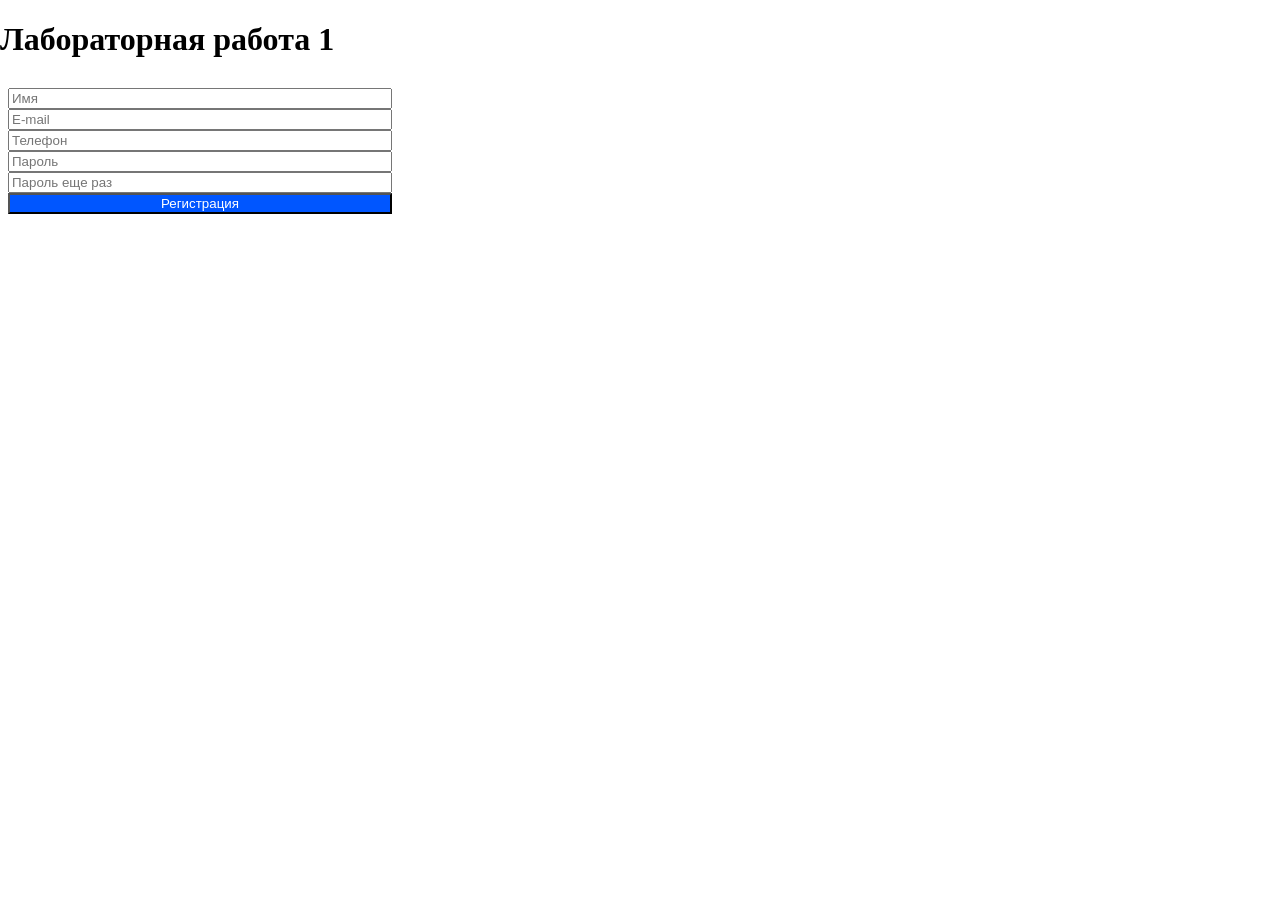
<file: chuvashevskij.svyatoslav/lab1/index.html>
<!doctype html>
<html lang="ru">
  <head>
    <meta charset="UTF-8" />
    <meta name="viewport" content="width=device-width, initial-scale=1.0" />
    <title>Лабораторная работа 1</title>
    <link rel="stylesheet" href="styles.css" />
  </head>
  <body>
    <main>
      <h1>Лабораторная работа 1</h1>
      <form class="registration">
        <input
          class="registration-input"
          type="text"
          placeholder="Имя"
          name="name"
          autocomplete="name"
        /><br />
        <input
          class="registration-input"
          type="text"
          placeholder="E-mail"
          name="email"
          autocomplete="email"
        /><br />
        <input
          class="registration-input"
          type="text"
          placeholder="Телефон"
          name="phone"
          autocomplete="tel"
        /><br />
        <input
          class="registration-input"
          type="password"
          placeholder="Пароль"
          name="password"
          autocomplete="new-password"
        /><br />
        <input
          class="registration-input"
          type="password"
          placeholder="Пароль еще раз"
          name="password_confirm"
          autocomplete="new-password"
        /><br />
        <button class="registration-button" type="submit">Регистрация</button>
      </form>
    </main>
  </body>
</html>
</file>
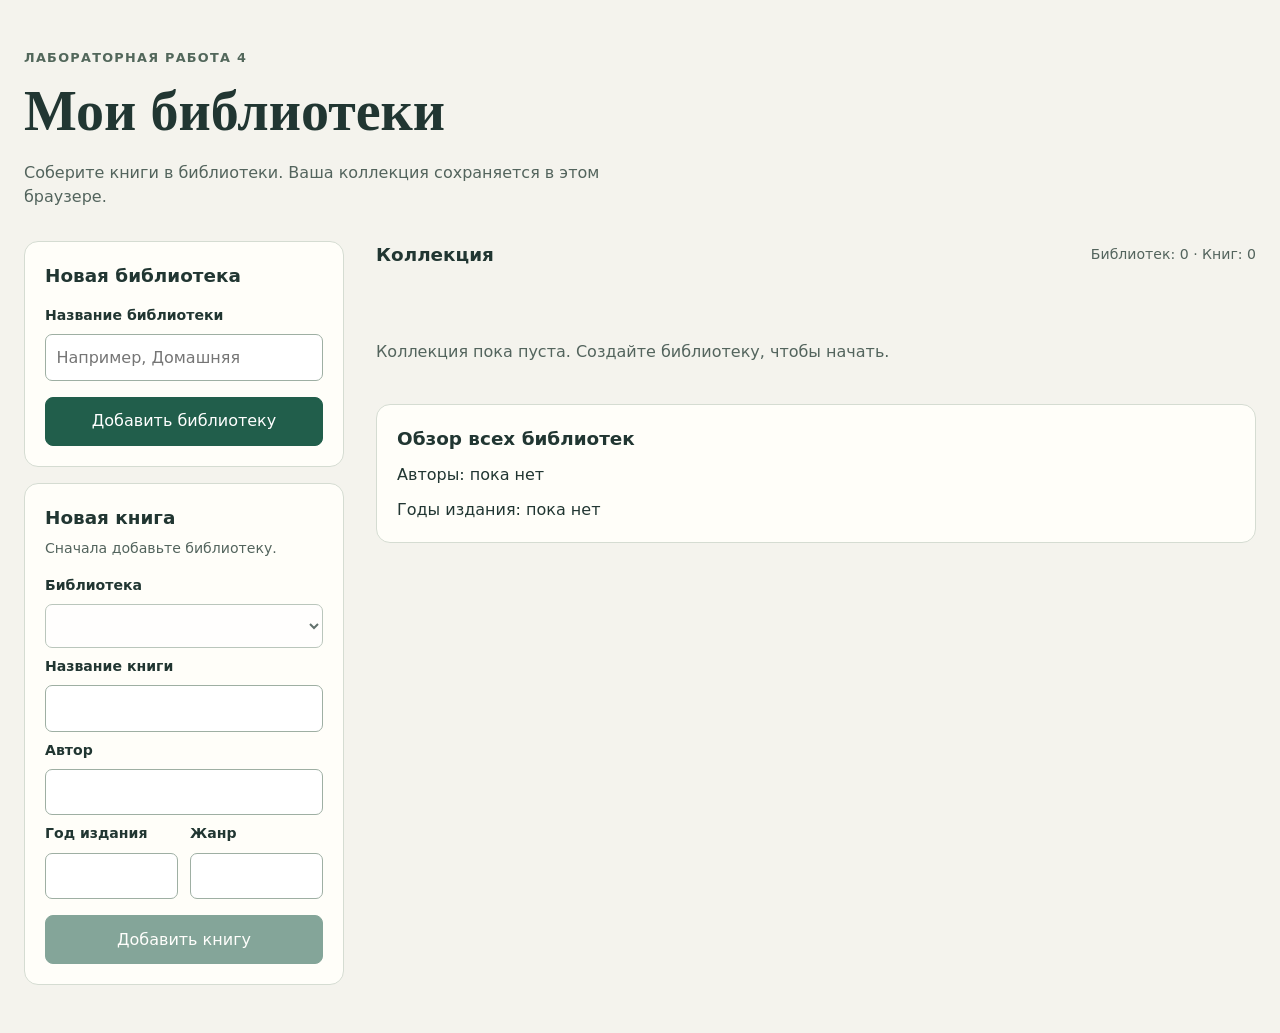
<file: chuvashevskij.svyatoslav/lab4/index.html>
<!doctype html>
<html lang="ru">
  <head>
    <meta charset="UTF-8" />
    <meta name="viewport" content="width=device-width, initial-scale=1.0" />
    <title>Мои библиотеки</title>
    <link rel="icon" href="data:," />
    <link rel="stylesheet" href="styles.css" />
  </head>
  <body>
    <main class="page">
      <header class="page-header">
        <p class="eyebrow">Лабораторная работа 4</p>
        <h1>Мои библиотеки</h1>
        <p>
          Соберите книги в библиотеки. Ваша коллекция сохраняется в этом
          браузере.
        </p>
      </header>

      <div class="workspace">
        <aside class="forms" aria-label="Управление коллекцией">
          <section class="panel" aria-labelledby="library-heading">
            <h2 id="library-heading">Новая библиотека</h2>
            <form data-testid="entity-form">
              <fieldset>
                <legend class="visually-hidden">Добавление библиотеки</legend>
                <label for="library-name">Название библиотеки</label>
                <input
                  id="library-name"
                  name="name"
                  type="text"
                  required
                  placeholder="Например, Домашняя"
                />
                <button type="submit">Добавить библиотеку</button>
              </fieldset>
            </form>
          </section>

          <section class="panel" aria-labelledby="book-heading">
            <h2 id="book-heading">Новая книга</h2>
            <p id="book-hint" class="hint">Сначала добавьте библиотеку.</p>
            <form class="book-form">
              <fieldset disabled aria-describedby="book-hint">
                <legend class="visually-hidden">Добавление книги</legend>
                <label for="book-library">Библиотека</label>
                <select id="book-library" name="library" required></select>
                <label for="book-title">Название книги</label>
                <input id="book-title" name="title" type="text" required />
                <label for="book-author">Автор</label>
                <input id="book-author" name="author" type="text" required />
                <div class="field-pair">
                  <div>
                    <label for="book-year">Год издания</label>
                    <input
                      id="book-year"
                      name="year"
                      type="number"
                      step="1"
                      required
                    />
                  </div>
                  <div>
                    <label for="book-genre">Жанр</label>
                    <input id="book-genre" name="genre" type="text" required />
                  </div>
                </div>
                <button type="submit">Добавить книгу</button>
              </fieldset>
            </form>
          </section>
        </aside>

        <section class="collection" aria-labelledby="collection-heading">
          <div class="collection-header">
            <h2 id="collection-heading">Коллекция</h2>
            <p class="collection-count"></p>
          </div>
          <p class="status" role="status" aria-live="polite"></p>
          <div class="library-list" data-testid="entity-list"></div>
          <section class="panel overview" aria-labelledby="overview-heading">
            <h2 id="overview-heading">Обзор всех библиотек</h2>
            <p class="authors-summary"></p>
            <p class="years-summary"></p>
          </section>
        </section>
      </div>
    </main>
    <script type="module" src="main.js"></script>
  </body>
</html>
</file>
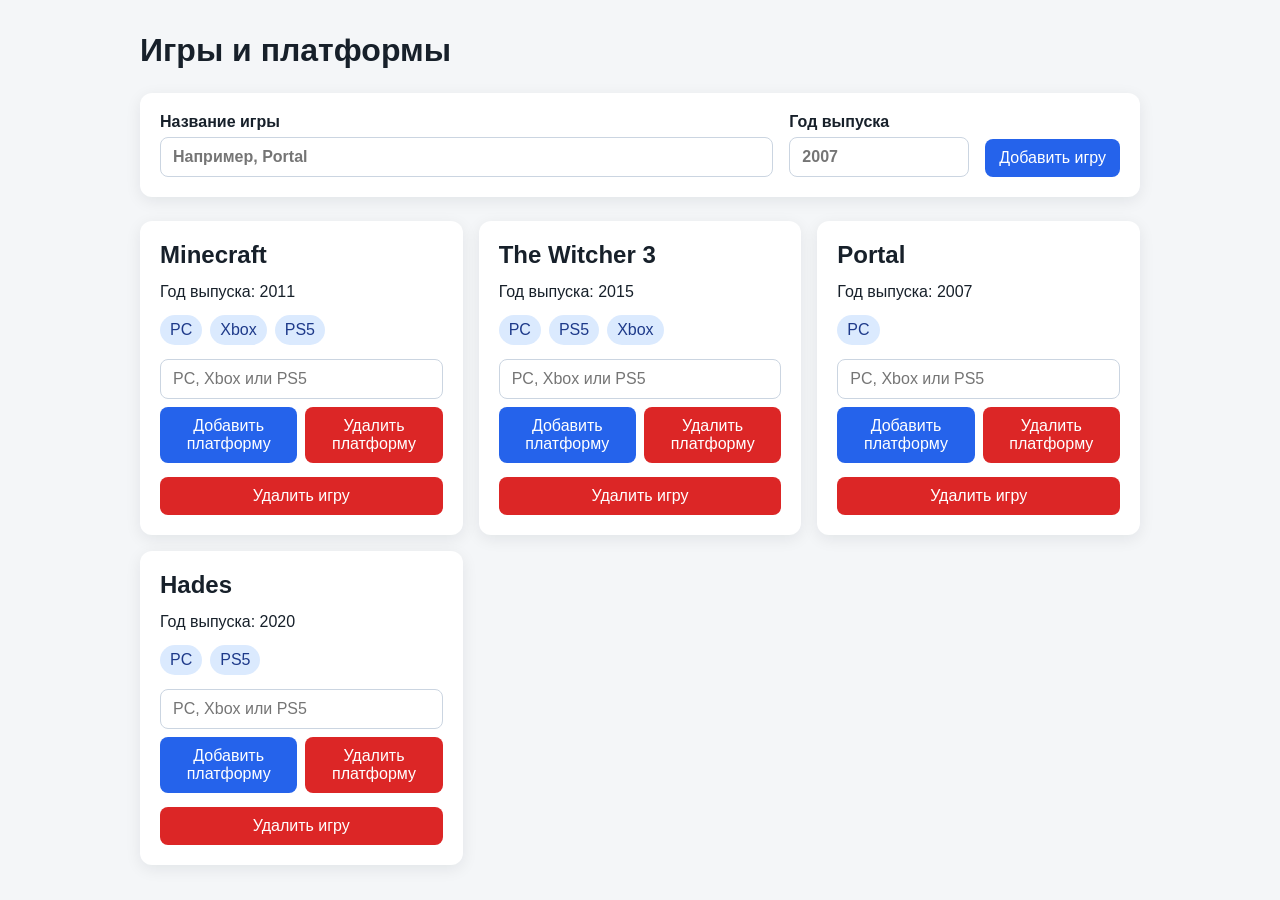
<file: ivashin.daniil/lab4/index.html>
<!doctype html>
<html lang="ru">
  <head>
    <meta charset="UTF-8" />
    <meta name="viewport" content="width=device-width, initial-scale=1.0" />
    <title>Игры и платформы</title>
    <link rel="stylesheet" href="styles.css" />
  </head>
  <body>
    <main class="page-shell">
      <h1>Игры и платформы</h1>

      <form class="game-form" data-testid="entity-form">
        <label>
          Название игры
          <input
            name="title"
            type="text"
            placeholder="Например, Portal"
            required
          />
        </label>
        <label>
          Год выпуска
          <input
            name="releaseYear"
            type="number"
            min="1950"
            max="2100"
            placeholder="2007"
            required
          />
        </label>
        <button type="submit">Добавить игру</button>
      </form>

      <section
        class="game-list"
        data-testid="entity-list"
        aria-label="Список игр"
      ></section>
    </main>
    <script type="module" src="main.js"></script>
  </body>
</html>
</file>
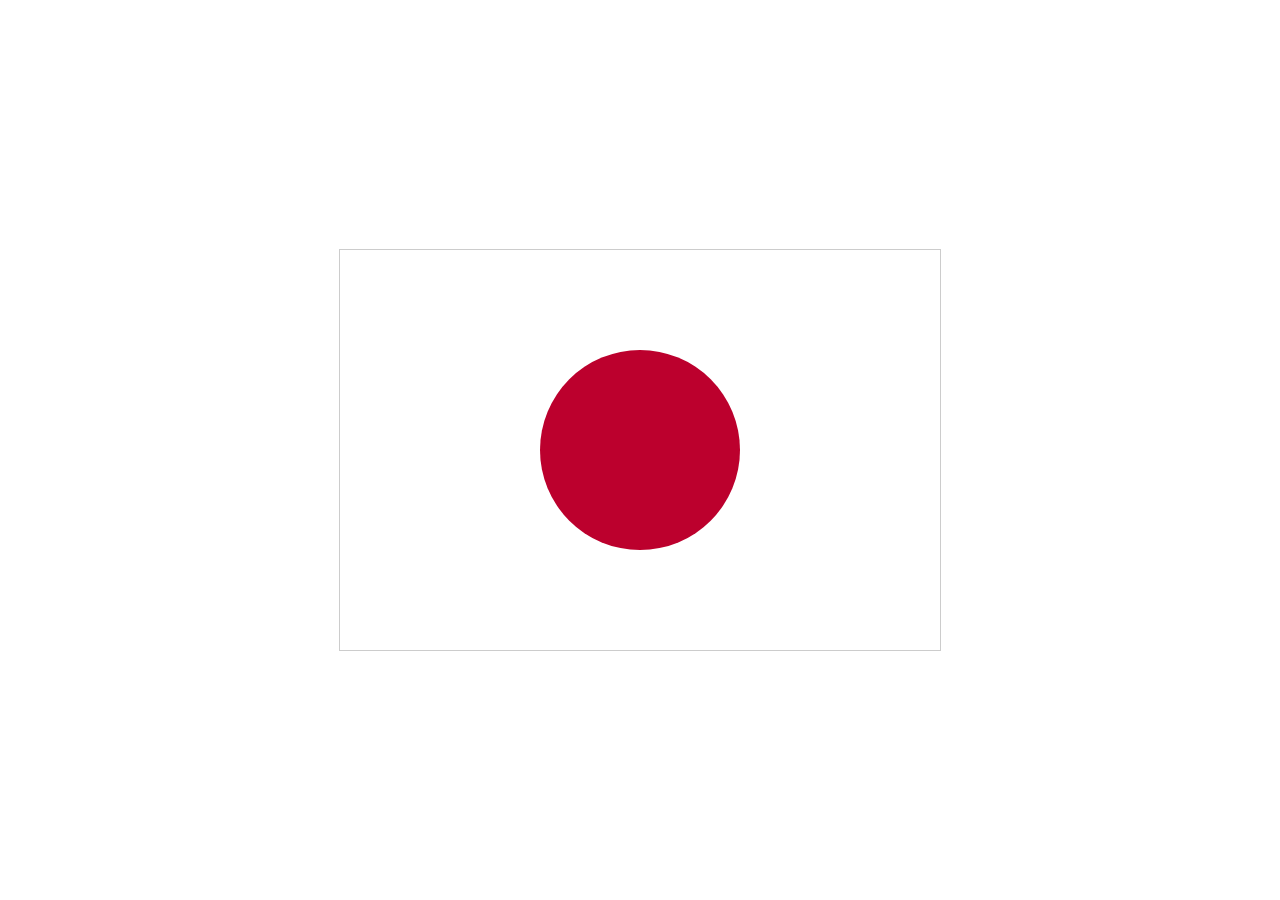
<file: karyakin.platon/lab1/index.html>
<!doctype html>
<html lang="ru">
  <head>
    <meta charset="UTF-8" />
    <title>Флаг Японии</title>
    <link rel="stylesheet" href="styles.css" />
  </head>
  <body>
    <main class="flag">
      <div class="flag-circle"></div>
    </main>
  </body>
</html>
</file>
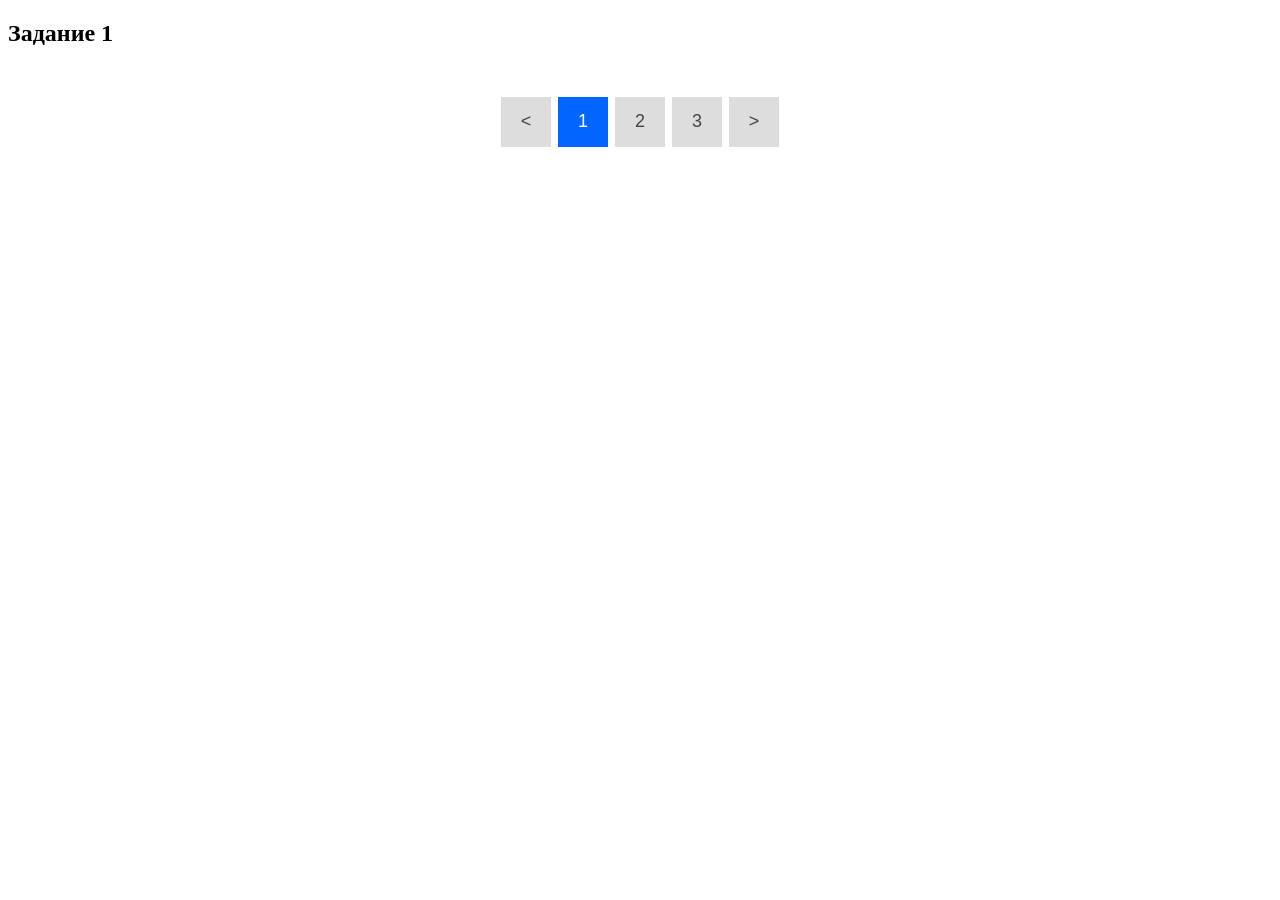
<file: kim.victor/lab1/index.html>
<!doctype html>
<html lang="ru">
  <head>
    <meta charset="UTF-8" />
    <meta name="viewport" content="width=device-width, initial-scale=1.0" />
    <title>Вариант 35</title>
    <link rel="stylesheet" href="styles.css" />
  </head>
  <body>
    <h2>Задание 1</h2>

    <div class="pagination">
      <a href="#">&lt;</a>
      <a href="#" class="active">1</a>
      <a href="#">2</a>
      <a href="#">3</a>
      <a href="#">&gt;</a>
    </div>
  </body>
</html>
</file>
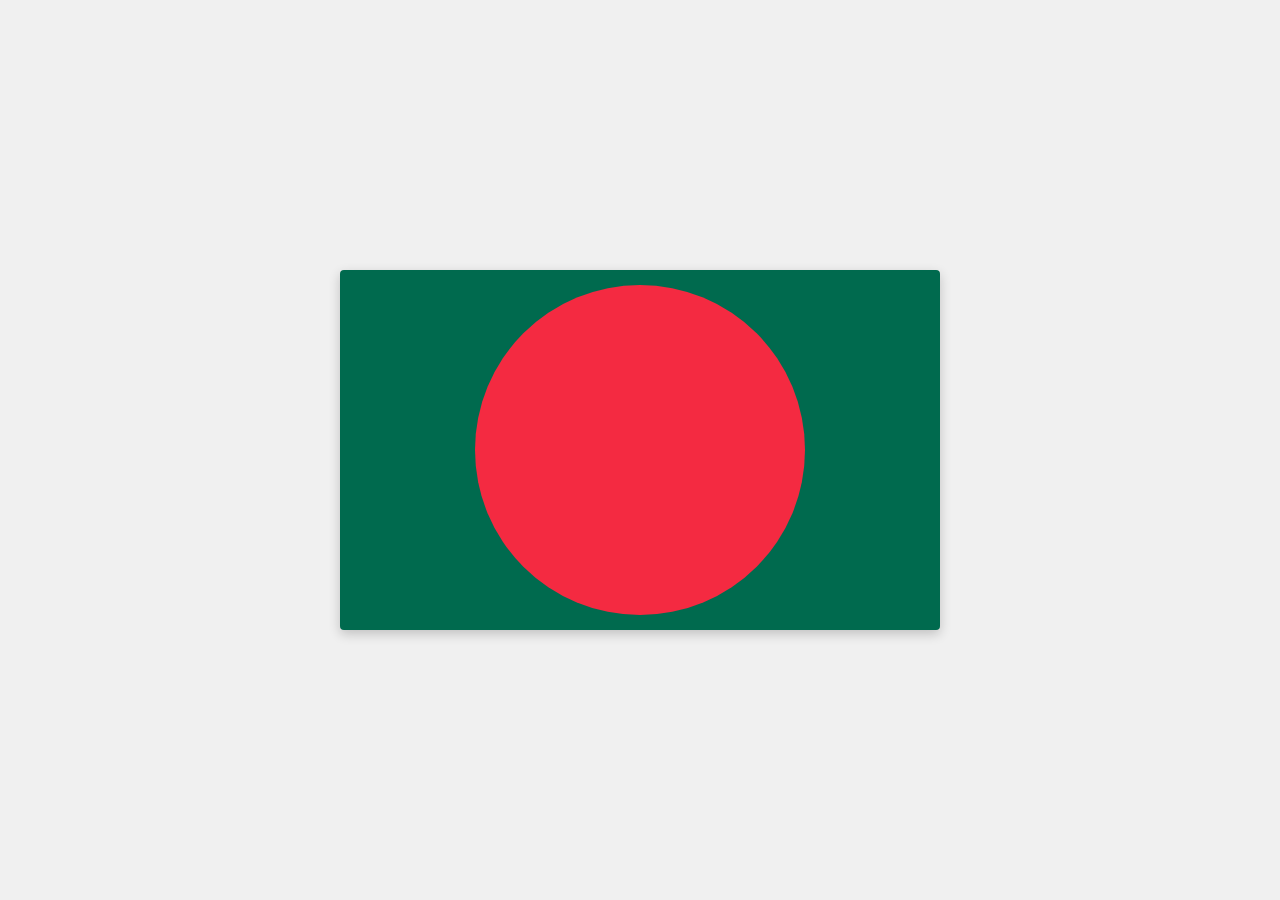
<file: kovalchuk.egor/lab1/index.html>
<!doctype html>
<html lang="ru">
  <head>
    <meta charset="UTF-8" />
    <meta name="viewport" content="width=device-width, initial-scale=1.0" />
    <title>Флаг Бангладеша</title>
    <link rel="stylesheet" href="styles.css" />
  </head>
  <body>
    <main class="page">
      <figure class="flag" aria-label="Флаг Бангладеша">
        <div class="flag-circle"></div>
        <figcaption class="flag-caption">Флаг Бангладеша</figcaption>
      </figure>
    </main>
  </body>
</html>
</file>
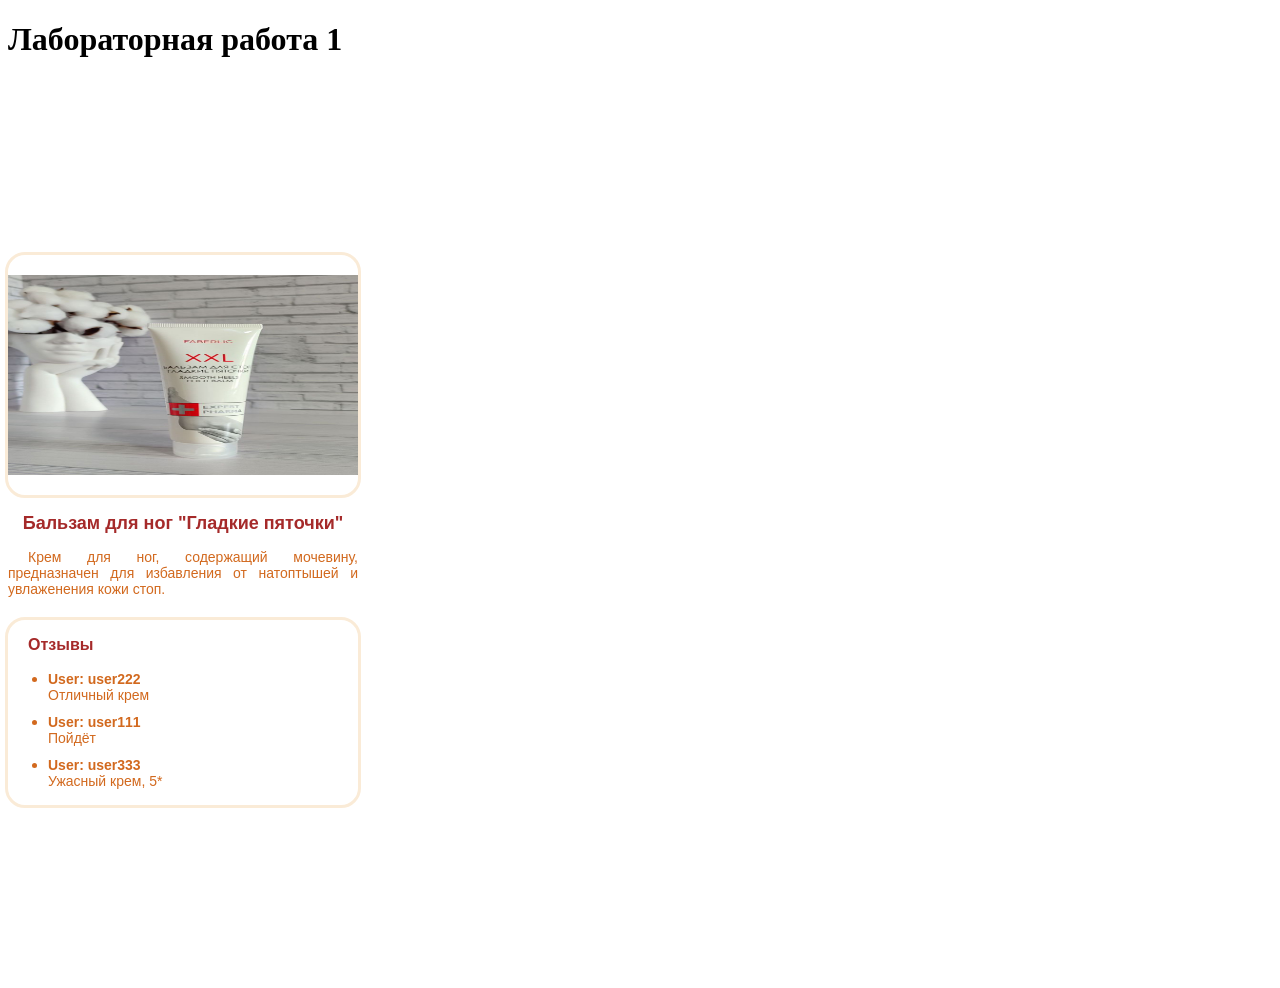
<file: pozneeva.sofya/lab1/index.html>
<!doctype html>
<html lang="ru">
  <head>
    <meta charset="UTF-8" />
    <meta name="viewport" content="width=device-width, initial-scale=1.0" />
    <title>Лабораторная работа 1</title>
    <link rel="stylesheet" href="styles.css" />
  </head>

  <body>
    <main>
      <h1>Лабораторная работа 1</h1>
      <div class="card">
        <div class="img-block">
          <img class="img" src="assets/cream_for_heals.jpg" alt="Фото товара" />
        </div>

        <h2 class="title">Бальзам для ног "Гладкие пяточки"</h2>

        <div class="discription">
          Крем для ног, содержащий мочевину, предназначен для избавления от
          натоптышей и увлаженения кожи стоп.
        </div>

        <div class="reviews">
          <h3 class="reviews-title">Отзывы</h3>

          <div class="reviews-content">
            <ul>
              <li>
                <div class="review-autor">User: user222</div>
                <div class="review-text">Отличный крем</div>
              </li>

              <li>
                <div class="review-autor">User: user111</div>
                <div class="review-text">Пойдёт</div>
              </li>

              <li>
                <div class="review-autor">User: user333</div>
                <div class="review-text">Ужасный крем, 5*</div>
              </li>
            </ul>
          </div>
        </div>
      </div>
    </main>
  </body>
</html>
</file>
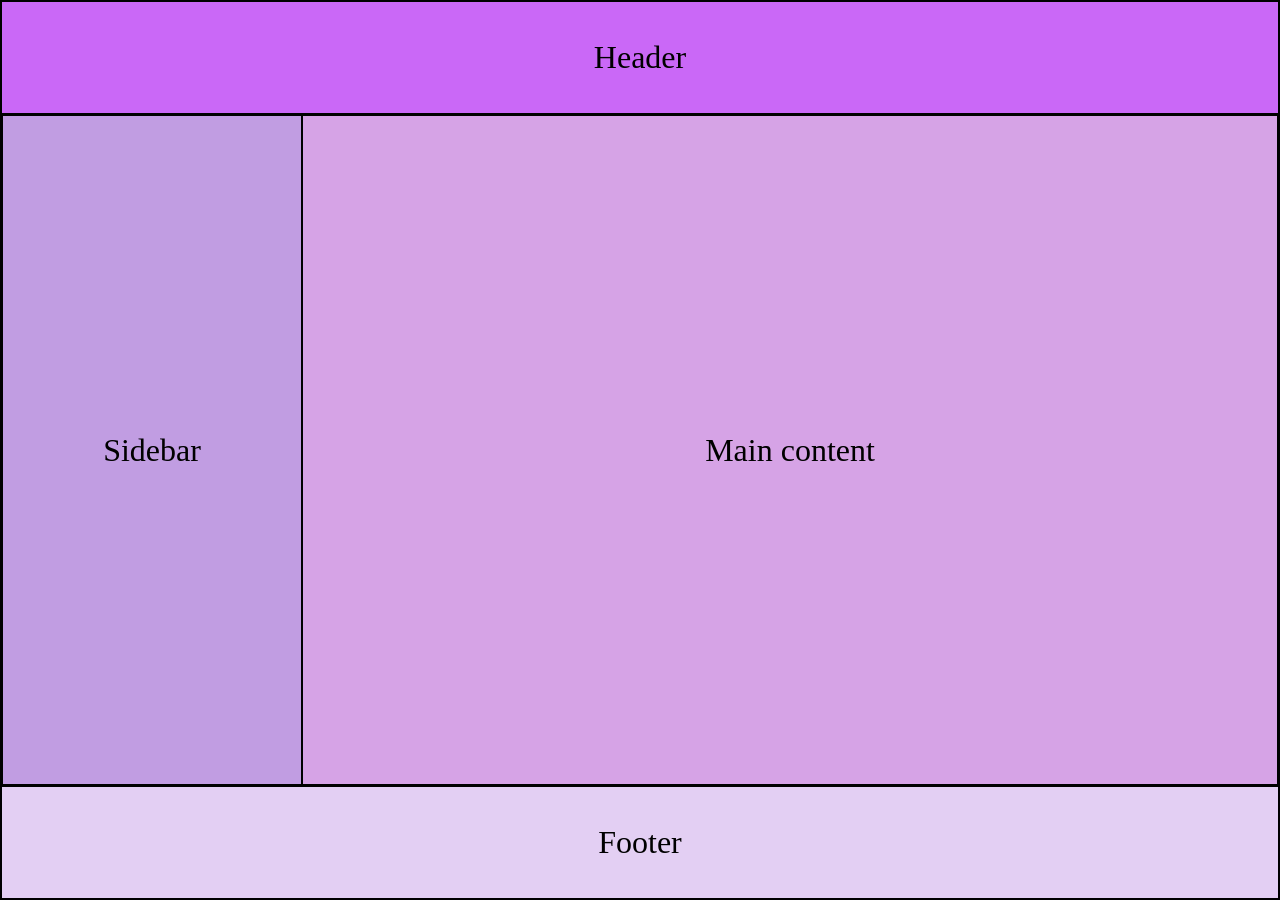
<file: shvetsova.maria/lab1/index.html>
<!doctype html>
<html lang="ru">
  <head>
    <meta charset="UTF-8" />
    <meta name="viewport" content="width=device-width, initial-scale=1.0" />
    <title>Лабораторная работа 1</title>
    <link rel="stylesheet" href="styles.css" />
  </head>
  <body>
    <div class="container">
      <header class="header">Header</header>
      <main class="main">
        <aside class="sidebar">Sidebar</aside>
        <section class="main-content">Main content</section>
      </main>
      <footer class="footer">Footer</footer>
    </div>
  </body>
</html>
</file>
<file: chuvashevskij.svyatoslav/lab1/styles.css>
* {
  box-sizing: border-box;
}

body {
  margin: 0;
}

.registration {
  width: 400px;
  padding: 8px;
}

.registration-button {
  background-color: #0056ff;
  color: white;
  width: 100%;
}

.registration-button:hover {
  background-color: #417ffb;
}

.registration-input {
  width: 100%;
}
</file>
<file: chuvashevskij.svyatoslav/lab4/styles.css>
:root {
  font-family: system-ui, sans-serif;
  color: #213632;
  background: #f4f3ed;
  line-height: 1.5;
}

* {
  box-sizing: border-box;
}

body {
  margin: 0;
}

button,
input,
select {
  font: inherit;
}

button,
input,
select,
fieldset {
  min-width: 0;
}

button {
  padding: 0.7rem 1rem;
  border: 1px solid #215e4b;
  border-radius: 8px;
  background: #215e4b;
  color: #fff;
  cursor: pointer;
}

fieldset button {
  margin-top: 0.5rem;
}

button:hover {
  background: #174b3b;
}

button:disabled {
  opacity: 0.55;
  cursor: wait;
}

:focus-visible {
  outline: 3px solid #b56a10;
  outline-offset: 3px;
}

h1,
h2,
h3,
h4,
p {
  margin: 0;
  overflow-wrap: anywhere;
}

h1 {
  font-family: Georgia, serif;
  font-size: clamp(2rem, 5vw, 3.5rem);
  line-height: 1.2;
}

h2 {
  font-size: 1.15rem;
}

h3 {
  font-size: 1.3rem;
}

.page {
  max-width: 1280px;
  margin: 0 auto;
  padding: 3rem 1.5rem;
}

.page-header {
  margin-bottom: 2rem;
}

.page-header p:last-child {
  max-width: 640px;
  margin-top: 1rem;
  color: #53645d;
}

.eyebrow {
  margin-bottom: 0.65rem;
  color: #52675b;
  font-size: 0.8rem;
  font-weight: 700;
  letter-spacing: 0.1em;
  text-transform: uppercase;
}

.workspace {
  display: grid;
  grid-template-columns: 320px minmax(0, 1fr);
  align-items: start;
  gap: 2rem;
}

.forms,
.library-list {
  display: grid;
  gap: 1rem;
}

.panel,
.library-card {
  padding: 1.25rem;
  border: 1px solid #d5dcd2;
  border-radius: 14px;
  background: #fffef9;
}

fieldset {
  display: grid;
  gap: 0.5rem;
  margin: 1rem 0 0;
  padding: 0;
  border: 0;
}

label {
  display: block;
  font-size: 0.88rem;
  font-weight: 600;
}

input,
select {
  width: 100%;
  padding: 0.65rem;
  border: 1px solid #9eafa3;
  border-radius: 7px;
  background: #fff;
  color: #213632;
}

.field-pair {
  display: grid;
  grid-template-columns: 1fr 1fr;
  gap: 0.75rem;
}

.field-pair label {
  margin-bottom: 0.5rem;
}

.hint,
.collection-count {
  color: #53645d;
  font-size: 0.88rem;
}

.hint {
  margin-top: 0.4rem;
}

.collection-header,
.library-header {
  display: flex;
  flex-wrap: wrap;
  align-items: center;
  justify-content: space-between;
  gap: 1rem;
}

.status {
  min-height: 1.5rem;
  margin: 0.5rem 0 1rem;
  color: #215e4b;
}

.empty-state {
  padding: 1.5rem 0;
  color: #53645d;
}

.button-danger {
  border-color: #dbc8bd;
  background: #fffaf7;
  color: #913d28;
  font-size: 0.85rem;
}

.button-danger:hover {
  background: #f7e7df;
}

.book-grid {
  display: grid;
  grid-template-columns: repeat(auto-fit, minmax(min(100%, 220px), 1fr));
  gap: 1rem;
  margin-top: 1.25rem;
}

.book-card {
  padding: 1rem;
  border: 1px solid #e0e4da;
  border-top: 4px solid #6c8c66;
  border-radius: 8px;
  background: #f8f9f2;
}

.book-title {
  font-family: Georgia, serif;
  font-size: 1.15rem;
}

.book-detail {
  display: grid;
  grid-template-columns: 6rem minmax(0, 1fr);
  gap: 0.5rem;
  font-size: 0.88rem;
}

dt {
  color: #53645d;
}

dd {
  margin: 0;
  overflow-wrap: anywhere;
}

.overview {
  display: grid;
  gap: 0.65rem;
  margin-top: 1rem;
}

.visually-hidden {
  position: absolute;
  width: 1px;
  height: 1px;
  overflow: hidden;
  clip-path: inset(50%);
  white-space: nowrap;
}

@media (width <= 800px) {
  .page {
    padding: 1.5rem 1rem;
  }

  .workspace {
    grid-template-columns: minmax(0, 1fr);
    gap: 1.5rem;
  }
}
</file>
<file: ivashin.daniil/lab4/styles.css>
* {
  box-sizing: border-box;
}

body {
  margin: 0;
  min-width: 320px;
  background: #f4f6f8;
  color: #17202a;
  font-family: Arial, sans-serif;
}

button,
input {
  font: inherit;
}

button {
  border: 0;
  border-radius: 8px;
  padding: 10px 14px;
  background: #2563eb;
  color: #fff;
  cursor: pointer;
}

input {
  width: 100%;
  border: 1px solid #cbd5e1;
  border-radius: 8px;
  padding: 10px 12px;
  background: #fff;
}

button:hover {
  background: #1d4ed8;
}

button:focus-visible,
input:focus-visible {
  outline: 3px solid #93c5fd;
  outline-offset: 2px;
}

.page-shell {
  width: min(100% - 32px, 1000px);
  margin: 0 auto;
  padding: 32px 0;
}

h1 {
  margin: 0 0 24px;
}

.game-form {
  display: grid;
  grid-template-columns: minmax(0, 1fr) 180px auto;
  gap: 16px;
  align-items: end;
  margin-bottom: 24px;
  padding: 20px;
  border-radius: 12px;
  background: #fff;
  box-shadow: 0 4px 16px rgb(15 23 42 / 0.08);
}

label {
  display: grid;
  gap: 6px;
  font-weight: 600;
}

.game-list {
  display: grid;
  grid-template-columns: repeat(auto-fit, minmax(280px, 1fr));
  gap: 16px;
}

.game-card {
  display: grid;
  gap: 14px;
  padding: 20px;
  border-radius: 12px;
  background: #fff;
  box-shadow: 0 4px 16px rgb(15 23 42 / 0.08);
}

.game-card h2,
.game-card p {
  margin: 0;
}

.platform-list {
  display: flex;
  flex-wrap: wrap;
  gap: 8px;
  margin: 0;
  padding: 0;
  list-style: none;
}

.platform-list li {
  border-radius: 999px;
  padding: 6px 10px;
  background: #dbeafe;
  color: #1e3a8a;
}

.platform-controls,
.card-actions {
  display: grid;
  gap: 8px;
}

.card-actions {
  grid-template-columns: repeat(2, minmax(0, 1fr));
}

.remove-button {
  background: #dc2626;
}

.remove-button:hover {
  background: #b91c1c;
}

@media (width < 700px) {
  .game-form {
    grid-template-columns: 1fr;
  }
}
</file>
<file: karyakin.platon/lab1/styles.css>
body {
  margin: 0;
  min-height: 100vh;
  display: flex;
  justify-content: center;
  align-items: center;
}

.flag {
  position: relative;
  width: 600px;
  height: 400px;
  background-color: #fff;
  border: 1px solid #ccc;
}

.flag-circle {
  position: absolute;
  top: 50%;
  left: 50%;
  transform: translate(-50%, -50%);
  width: 200px;
  height: 200px;
  background-color: #bc002d;
  border-radius: 50%;
}
</file>
<file: kim.victor/lab1/styles.css>
.pagination {
  display: flex;
  justify-content: center;
  align-items: center;
  gap: 7px;
  margin-top: 50px;
}

.pagination a {
  width: 50px;
  height: 50px;
  display: flex;
  justify-content: center;
  align-items: center;
  background-color: #ddd;
  color: #444;
  text-decoration: none;
  font-family: Arial, sans-serif;
  font-size: 18px;
}

.pagination a:hover {
  background-color: #bbb;
}

.pagination .active {
  background-color: #06f;
  color: #fff;
}

.pagination .active:hover {
  background-color: #0052cc;
}
</file>
<file: kovalchuk.egor/lab1/styles.css>
* {
  margin: 0;
  padding: 0;
  box-sizing: border-box;
}

body {
  min-height: 100vh;
  display: flex;
  align-items: center;
  justify-content: center;
  background-color: #f0f0f0;
  font-family: system-ui, sans-serif;
}

.page {
  display: flex;
  align-items: center;
  justify-content: center;
  width: 100%;
  padding: 2rem;
}

.flag {
  position: relative;
  width: min(90vw, 600px);
  aspect-ratio: 10 / 6;
  background-color: #006a4e;
  overflow: hidden;
  border-radius: 4px;
  box-shadow: 0 4px 12px rgb(0 0 0 / 0.2);
}

.flag-circle {
  position: absolute;
  top: 50%;
  left: 50%;
  transform: translate(-50%, -50%);
  width: 55%;
  aspect-ratio: 1 / 1;
  background-color: #f42a41;
  border-radius: 50%;
}

.flag-caption {
  position: absolute;
  bottom: -2rem;
  left: 50%;
  transform: translateX(-50%);
  font-size: 0.9rem;
  color: #333;
  white-space: nowrap;
}
</file>
<file: pozneeva.sofya/lab1/styles.css>
.card {
  min-height: 100vh;
  width: 350px;
  display: flex;
  flex-direction: column;
  align-items: center;
  justify-content: center;
}

.img-block {
  overflow: hidden;
  width: 100%;
  height: 240px;
  border-radius: 20px;
  border: 3px solid antiquewhite;
  display: flex;
  justify-content: center;
  align-items: center;
}

.img {
  width: 3500px;
  height: 200px;
}

.title {
  width: 100%;
  font-size: 18px;
  font-family: Roboto, sans-serif;
  font-weight: 600;
  text-align: center;
  color: brown;
}

.discription {
  width: 100%;
  font-size: 14px;
  font-family: Roboto, sans-serif;
  text-align: justify;
  text-indent: 20px;
  color: chocolate;
}

.reviews {
  width: 100%;
  border-radius: 20px;
  margin-top: 20px;
  border: 3px solid antiquewhite;
}

.reviews-title {
  font-size: 16px;
  font-family: Roboto, sans-serif;
  text-indent: 20px;
  font-weight: 600;
  color: brown;
}

li {
  margin-top: 10px;
  color: chocolate;
}

.review-autor {
  font-size: 14px;
  font-family: Roboto, sans-serif;
  font-weight: 600;
}

.review-text {
  font-size: 14px;
  font-family: Roboto, sans-serif;
}
</file>
<file: shvetsova.maria/lab1/styles.css>
* {
  box-sizing: border-box;
}

body {
  margin: 0;
  font-size: 2rem;
}

.footer,
.header {
  width: 100%;
  height: 150px;
}

.footer,
.header,
.main-content,
.sidebar {
  border: 1px black solid;
  display: flex;
  align-items: center;
  justify-content: center;
}

.container {
  border: 1px black solid;
  display: flex;
  flex-direction: column;
  height: 100vh;
}

.header {
  background-color: rgb(202 104 247);
}

.main {
  border: 1px black solid;
  display: flex;
  height: 100%;
}

.sidebar {
  background-color: rgb(193 157 226);
  width: 300px;
  flex-shrink: 0;
}

.main-content {
  background-color: rgb(214 163 230);
  flex: 1;
}

.footer {
  background-color: rgb(227 207 243);
}
</file>
